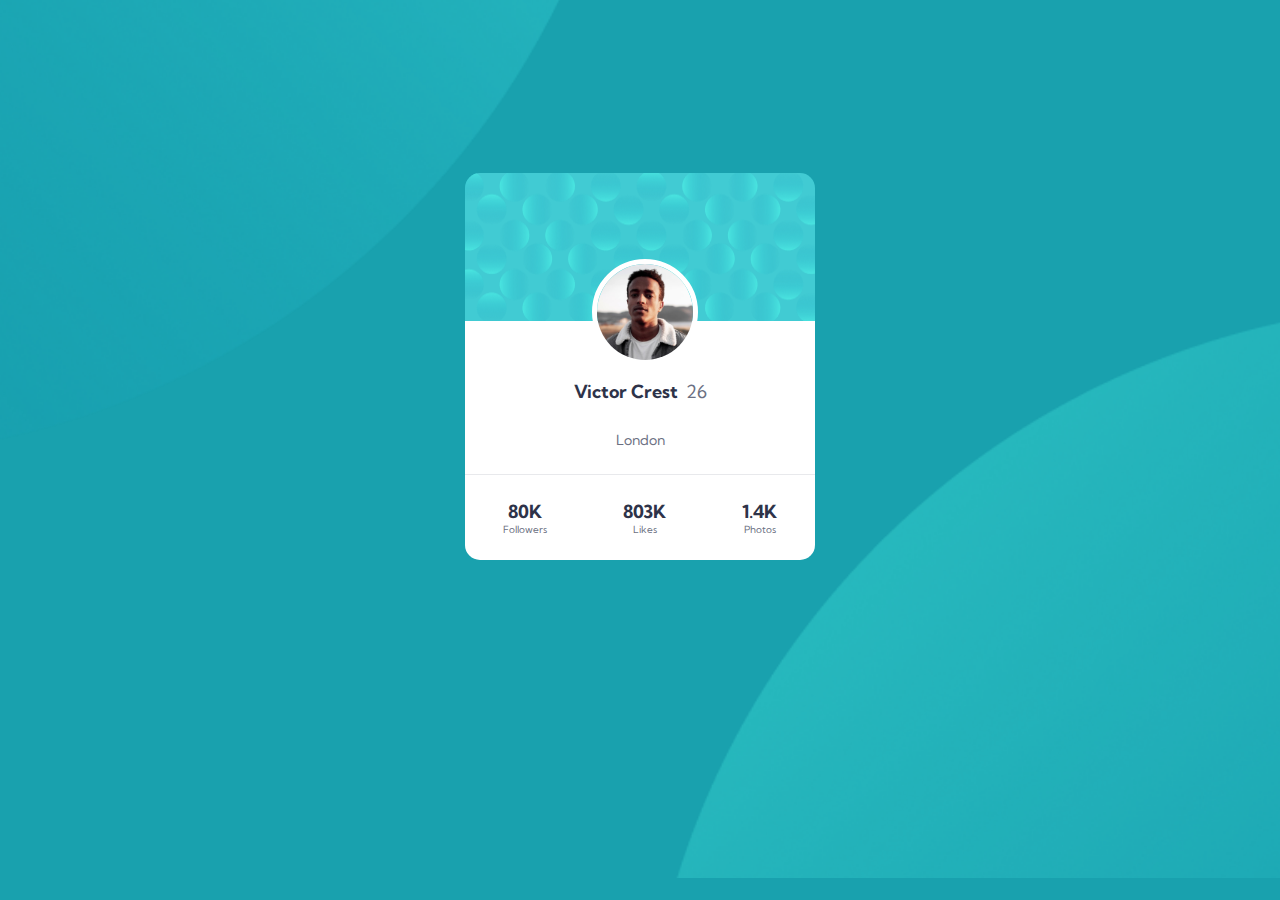
<file: index.html>
<!doctype html>
<html lang="en">
  <head>
    <meta charset="UTF-8" />
    <meta name="viewport" content="width=device-width, initial-scale=1.0" />
    <title>profile_card</title>
    <link rel="stylesheet" href="style.css" />
    <link rel="preconnect" href="https://fonts.googleapis.com" />
    <link rel="preconnect" href="https://fonts.gstatic.com" crossorigin />
    <link
      href="https://fonts.googleapis.com/css2?family=Kumbh+Sans:wght,YOPQ@100..900,300&display=swap"
      rel="stylesheet"
    />
  </head>
  <body>
    <main>
      <div class="card">

      
        <div class="photos">
            <img src="./images/Container.png" alt="bubbles" class="bubbles" />
            <img src="./images/bro.png" alt="boy's profile picture"  class="profile_picture"/>
              <!-- <div class="profile_picture">
            <img src="./images/bro.png" alt="boy's profile picture" />
          </div> -->
        </div>

        

        <div class="profile_info">
          <!-- <div class="profile_picture">
            <img src="./images/bro.png" alt="boy's profile picture" />
          </div> -->

          <div class="name">
            <h2>Victor Crest</h2>
            <p>26</p>
          </div>
          <p class="city">London</p>
          <div class="insights">
            <ul>
              <li class="numbers">80K</li>
              <li class="insights_titles">Followers</li>
            </ul>

            <ul>
              <li class="numbers">803K</li>
              <li class="insights_titles">Likes</li>
            </ul>

            <ul>
              <li class="numbers">1.4K</li>
              <li class="insights_titles">Photos</li>
            </ul>
          </div>
        </div>
      </div>
    </main>
  </body>
</html>
</file>
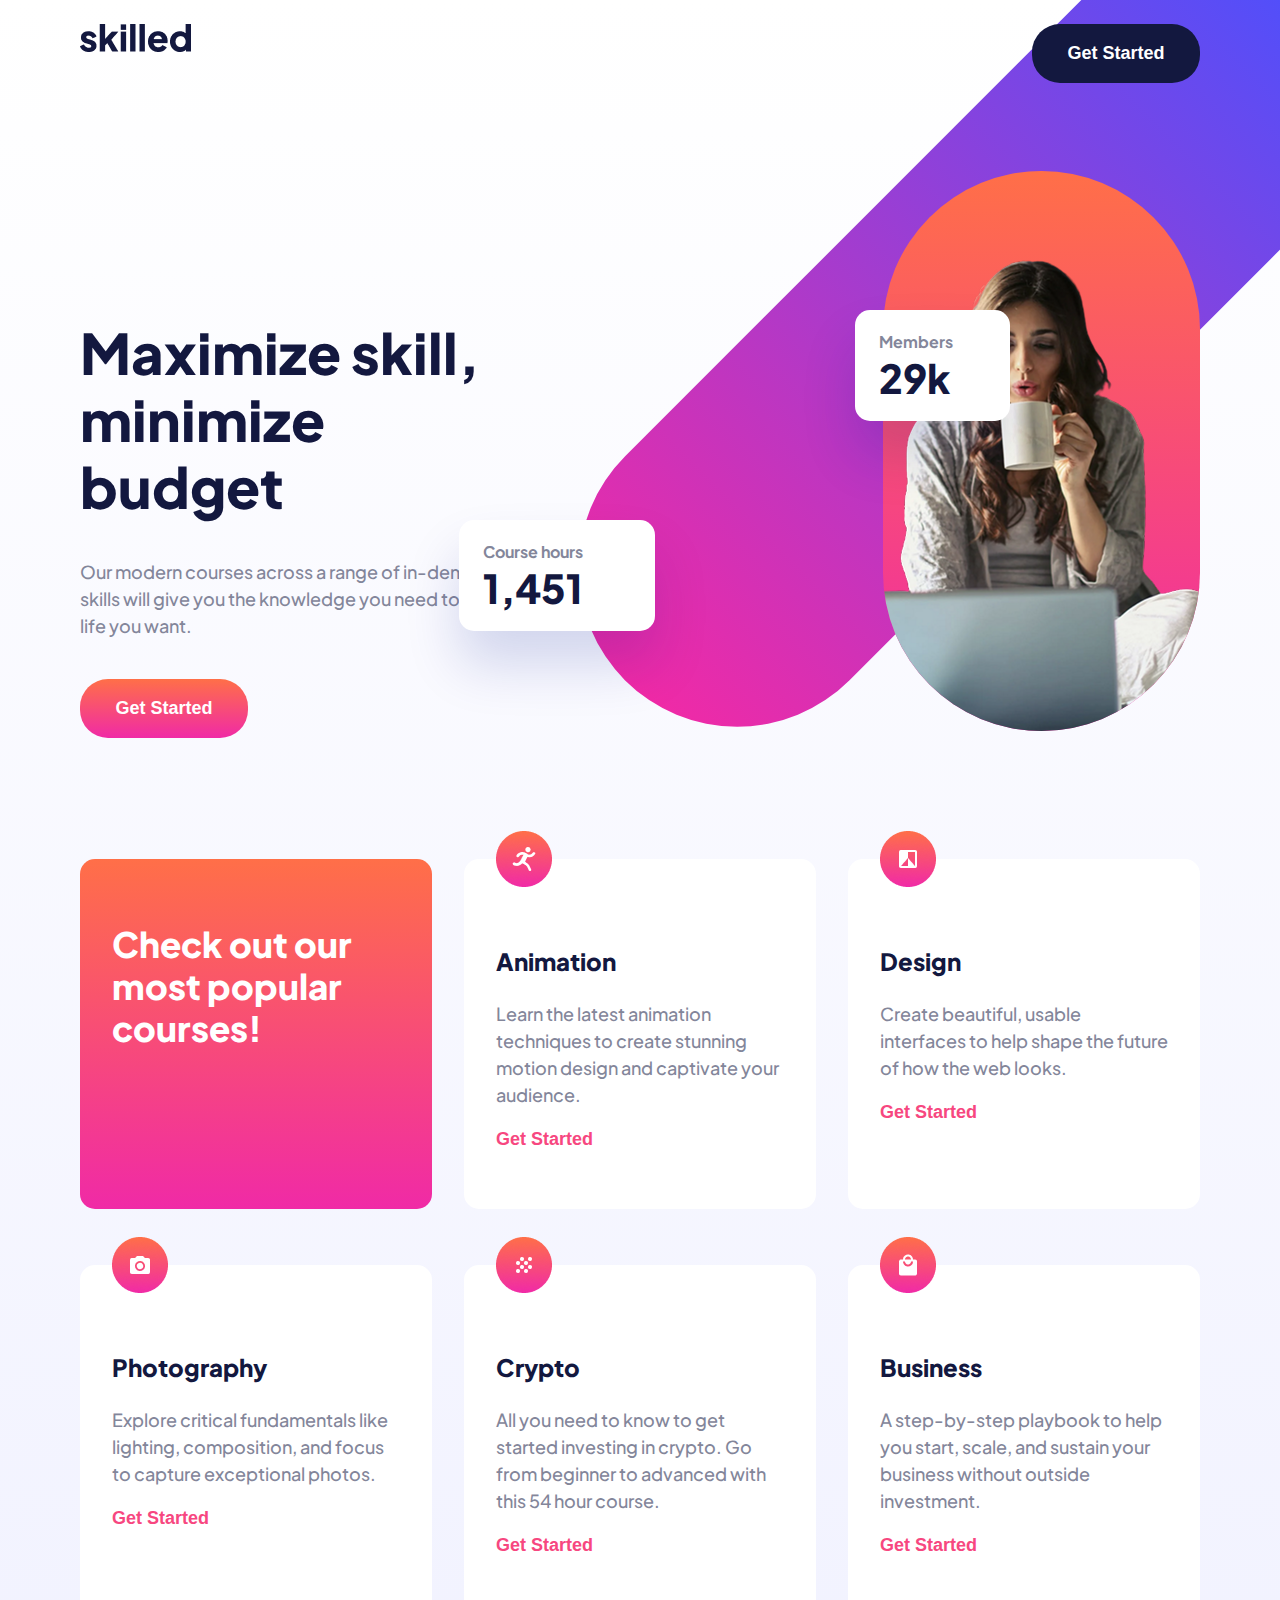
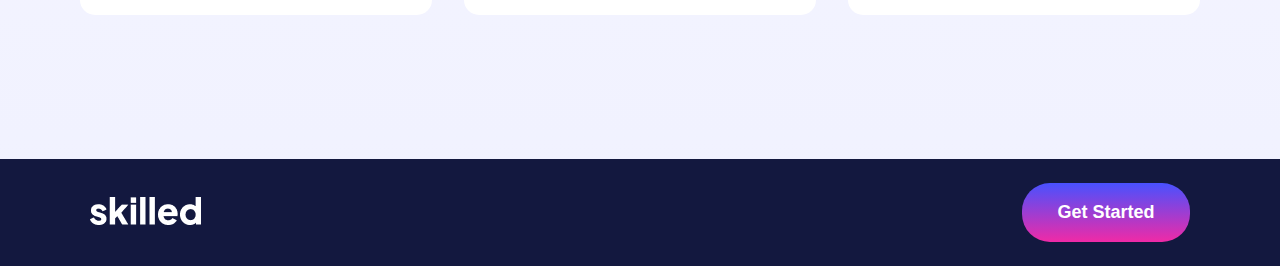
<file: skills.html>
<!doctype html>
<html lang="en">
  <head>
    <meta charset="UTF-8" />
    <meta name="viewport" content="width=device-width, initial-scale=1.0" />
    <title>skilled</title>
    <link rel="stylesheet" href="skills.css" />
    <link rel="preconnect" href="https://fonts.googleapis.com" />
    <link rel="preconnect" href="https://fonts.gstatic.com" crossorigin />
    <link
      href="https://fonts.googleapis.com/css2?family=Plus+Jakarta+Sans:ital,wght@0,200..800;1,200..800&display=swap"
      rel="stylesheet"
    />
  </head>
  <body>
    <header>
      <nav class="nav">
        <a href="#"
          ><img class="logo" src="./images/logo.png" alt="skilled"
        /></a>

        <button class="button button_1">Get Started</button>
      </nav>
    </header>

    <main>
      <div class="hero_section">
        <div class="motto">
          <h1>Maximize skill, minimize budget</h1>

          <span class="description">
            Our modern courses across a range of in-demand skills will give you
            the knowledge you need to live the life you want.
          </span>

          <button class="button button_2">Get Started</button>
        </div>

        <div class="hero_illustarions">
          <div class="purple_shape"></div>
          <div class="pink_wrapper">
            <img src="./images/girl.png" alt="girl with a laptop" class="girl"/>
          </div>
          <div class="illustration_info info1">
            <p class="small">Course hours</p>
            <p class="big">1,451</p>
          </div>
          <div class="illustration_info info2">
            <p class="small">Members</p>
            <p class="big">29k</p>
          </div>
        </div>

     
      </div>

      <div class="card_wrapper">
        <div class="card_pink">
          <p>Check out our most popular courses!</p>
        </div>
        <div class="card">
          <div class="card_box">
            <h3>Animation</h3>
            <p>
              Learn the latest animation techniques to create stunning motion
              design and captivate your audience.
            </p>
            <button class="button_3">Get Started</button>
            <div class="icon">
              <img src="./images/frames/Frame 1.png" alt="run" />
            </div>
          </div>
        </div>
        <div class="card">
          <div class="card_box">
            <h3>Design</h3>
            <p>
              Create beautiful, usable interfaces to help shape the future of
              how the web looks.
            </p>
            <button class="button_3">Get Started</button>
            <div class="icon">
              <img src="./images/frames/Frame 2.png" alt="" />
            </div>
          </div>
        </div>
      </div>

      <div class="card_wrapper">
        <div class="card">
          <div class="card_box">
            <h3>Photography</h3>
            <p>
              Explore critical fundamentals like lighting, composition, and
              focus to capture exceptional photos.
            </p>
            <button class="button_3">Get Started</button>
            <div class="icon">
              <img src="./images/frames/Frame 3.png" alt="camera" />
            </div>
          </div>
        </div>
        <div class="card">
          <div class="card_box">
            <h3>Crypto</h3>
            <p>
              All you need to know to get started investing in crypto. Go from
              beginner to advanced with this 54 hour course.
            </p>
            <button class="button_3">Get Started</button>
            <div class="icon">
              <img src="./images/frames/Frame 4.png" alt="dots" />
            </div>
          </div>
        </div>
        <div class="card">
          <div class="card_box">
            <h3>Business</h3>
            <p>
              A step-by-step playbook to help you start, scale, and sustain your
              business without outside investment.
            </p>
            <button class="button_3">Get Started</button>
            <div class="icon">
              <img src="./images/frames/Frame 5.png" alt="shopping bag" />
            </div>
          </div>
        </div>
      </div>
    </main>

    <footer>
      <div class="footer_wrap">
        <a href="#"
          ><img class="logo" src="./images/logo_white.png" alt="skilled"
        /></a>
        <button class="button button_4">Get Started</button>
      </div>
    </footer>
  </body>
</html>
</file>
<file: style.css>
body {
  font-family: Kumbh Sans;
  background-image: url(./images/Background.png);
  background-color: #19a1ae;
  background-repeat: no-repeat;

  background-size: cover;
  background-position: center;
}

.card {
  width: 350px;
  height: 374px;
  margin: auto;
  margin-top: 173px;
}

.photos {
  position: relative;
  height: 144px;
}

.bubbles {
  border-radius: 15px 15px 0px 0px;
  background-image: linear-gradient(#0989b400);
  background-color: #41cbd3;
  width: 350px;
  height: 148px;
}

.profile_picture {
  margin: auto;
  width: 96px;
  height: 96px;
  overflow: hidden;
  border-radius: 50%;
  border: 5px solid white;

  position: absolute;
  bottom: -48px;
  left: 127px;

  display: flex;
  justify-content: center;
}

.profile_info {
  padding-top: 49.06px;
  background-color: white;
  width: 350px;

  border-radius: 0px 0px 15px 15px;
}

.name h2 {
  font-size: 18px;
  font-weight: 700;
  line-height: 125%;

  margin-left: 108.5px;

  display: inline-block;

  color: #2e3349;
}

.name > p:first-of-type {
  font-size: 18px;
  font-weight: 400;
  line-height: 125%;

  display: inline-block;

  margin: 0px 108.5px 0px 8px;

  align-self: center;

  color: #6b7082;
}

.name {
  display: flex;
}

.city {
  text-align: center;
  font-weight: 400;
  font-size: 14px;
  line-height: 125%;
  color: #6b7082;
  padding-bottom: 24px;
  border-bottom: 1px solid #e8e9ec;
  margin-bottom: 25px;
}

.insights {
  display: flex;
  justify-content: space-around;
  padding-bottom: 24px;
}
ul {
  /* display: flex; */
  list-style: none;
  text-align: center;
  margin: 0;
  padding: 0;
}
.numbers {
  font-size: 18px;
  font-weight: 700;
  color: #2e3349;
  /* display: flex; */
}

.insights_titles {
  color: #6b7082;
  font-size: 10px;
  font-weight: 400;
}
</file>
<file: skills.css>
body {
  margin: 0;
  padding: 0;
  font-family: Plus Jakarta Sans;
  background: linear-gradient(180deg, #ffffff 0%, #f0f1ff 100%);
  position: relative;
  overflow-x: hidden;
}

.button {
  border-radius: 28px;
  width: 168px;
  height: 59px;
  border: none;
  transition: 0.4s;
  cursor: pointer;

  font-weight: 700;
  font-size: 18px;
  line-height: 150%;
}

button:active {
  transform: scale(0.9);
}

/* `` header  */
/* ``nav section  */

header {
  max-width: 1120px;
  margin: 0 auto;
  /* position: relative; */
}

.logo {
  width: 111px;
  height: 28px;
}

.nav {
  display: flex;

  /* gap: 821px; */

  justify-content: space-between;
  padding: 24px 0px;
  margin-bottom: 64px;
}

.button_1 {
  background-color: #13183f;
  color: white;
}

.button_1:hover {
  background-color: #666ca3;
}

/* `` hero section  */

.hero_section {
  display: flex;
  height: 688px;
  max-width: 1120px;
  margin: 0 auto;
  /* height: 100%;
  width: 100%; */
  /* margin-left: 160px; */
  justify-content: space-between;
  /* overflow: hidden; */
  /* position: relative; */
  /* overflow: hidden; */
}
/* ``texts  */

.motto {
  display: flex;
  flex-direction: column;
  width: 457px;
  /* width: 50%; */
  margin-top: 110.5px;
}

h1 {
  color: #13183f;
  font-weight: 800;
  line-height: 120%;
  font-size: 56px;
}

.description {
  color: #83869a;
  font-weight: 500;
  line-height: 150%;
  font-size: 18px;

  text-align: left;
  margin-bottom: 40px;
}

.button_2 {
  background: linear-gradient(180deg, #ff6f48 0%, #f02aa6 100%);
  color: white;
}

.button_2:hover {
  background: linear-gradient(#ff70487c, #f02aa773);
}

/* ``main  */
main {
  margin-bottom: 88px;
  /* overflow-x: hidden; */
}

/* ``illustration  */

.hero_ilustrations {
  /* width: 50%; */
  height: 688px;
  /* position: relative;
  overflow: hidden; */
}

.purple_shape {
  width: 317px;
  height: 1008px;

  border-radius: 158.5px;
  transform: rotate(45deg);
  z-index: -2;

  background: linear-gradient(180deg, #4851ff 0%, #f02aa6 100%);

  position: absolute;
  right: 140px;
  top: -180px;
}

.pink_wrapper {
  width: 317px;
  height: 560px;
  border-radius: 158.5px;

  background: linear-gradient(180deg, #ff6f48 0%, #f02aa6 100%);

  position: relative;
  overflow: hidden;

  img {
    position: absolute;
    top: 78px;
  }
}

.illustration_info {
  border-radius: 15px;
  background-color: white;
  box-shadow: 0px 34px 54px #06168d29;
  display: inline-block;

  position: absolute;
}

.info1 {
  padding: 20px 72px 19px 24px;

  right: 625px;
  top: 520px;
}

.info2 {
  padding: 20px 57px 19px 24px;
  right: 270px;
  top: 310px;
}

.small {
  font-size: 16px;
  font-weight: 700;
  line-height: 150%;

  color: #83869a;
  margin: 0;
}

.big {
  font-weight: 800;
  font-size: 40px;
  line-height: 120%;

  color: #13183f;
  margin: 0;
}

/* `` cards  */

.card_wrapper {
  display: flex;
  gap: 32px;
  margin: auto;
  width: 1120px;
}

.card_pink {
  height: 350px;
  width: 352px;
  background: linear-gradient(180deg, #ff6f48 0%, #f02aa6 100%);
  border-radius: 15px;
  font-weight: 800;
  color: white;
}

.card_pink p {
  margin: 64px 32px 144px 32px;
  font-weight: 800;
  line-height: 120%;
  font-size: 35px;
}

.card {
  height: 350px;
  width: 352px;
  background-color: rgb(255, 255, 255);
  border-radius: 15px;
  margin-bottom: 56px;
  position: relative;
}

.icon {
  position: absolute;
  top: -28px;
}

.card h3 {
  color: #13183f;
  font-weight: 800;
  font-size: 24px;
  line-height: 120%;
}

.card p {
  color: #83869a;
  font-weight: 500;
  width: 288px;
  font-size: 18px;
  line-height: 150%;
}

.button_3 {
  border: none;
  background-color: white;
  color: #f74780;
  font-weight: 700;
  line-height: 150%;
  font-size: 18px;
  padding: 0;
}


.button_3:hover {
  color: #ffa7c3;
  cursor: pointer;
}

.card_box {
  width: 288px;
  height: 218px;
  margin: 64px 32px 40px 32px;
  display: inline-block;
}

/* ``footer  */

.footer_wrap {
  height: 107px;

  margin: 0 auto;
  background-color: #13183f;

  display: flex;
  align-items: center;
  gap: 821px;
  justify-content: center;
  /* display: flex; */
}

.button_4 {
  background: linear-gradient(180deg, #4851ff 0%, #f02aa6 100%);
  color: white;
}

.button_4:hover {
  background:
    linear-gradient(180deg, #a338e06e 20%, #fc43ddaf 100%),
    linear-gradient(0deg, rgb(255, 255, 255), rgb(255, 255, 255));
}
</file>
